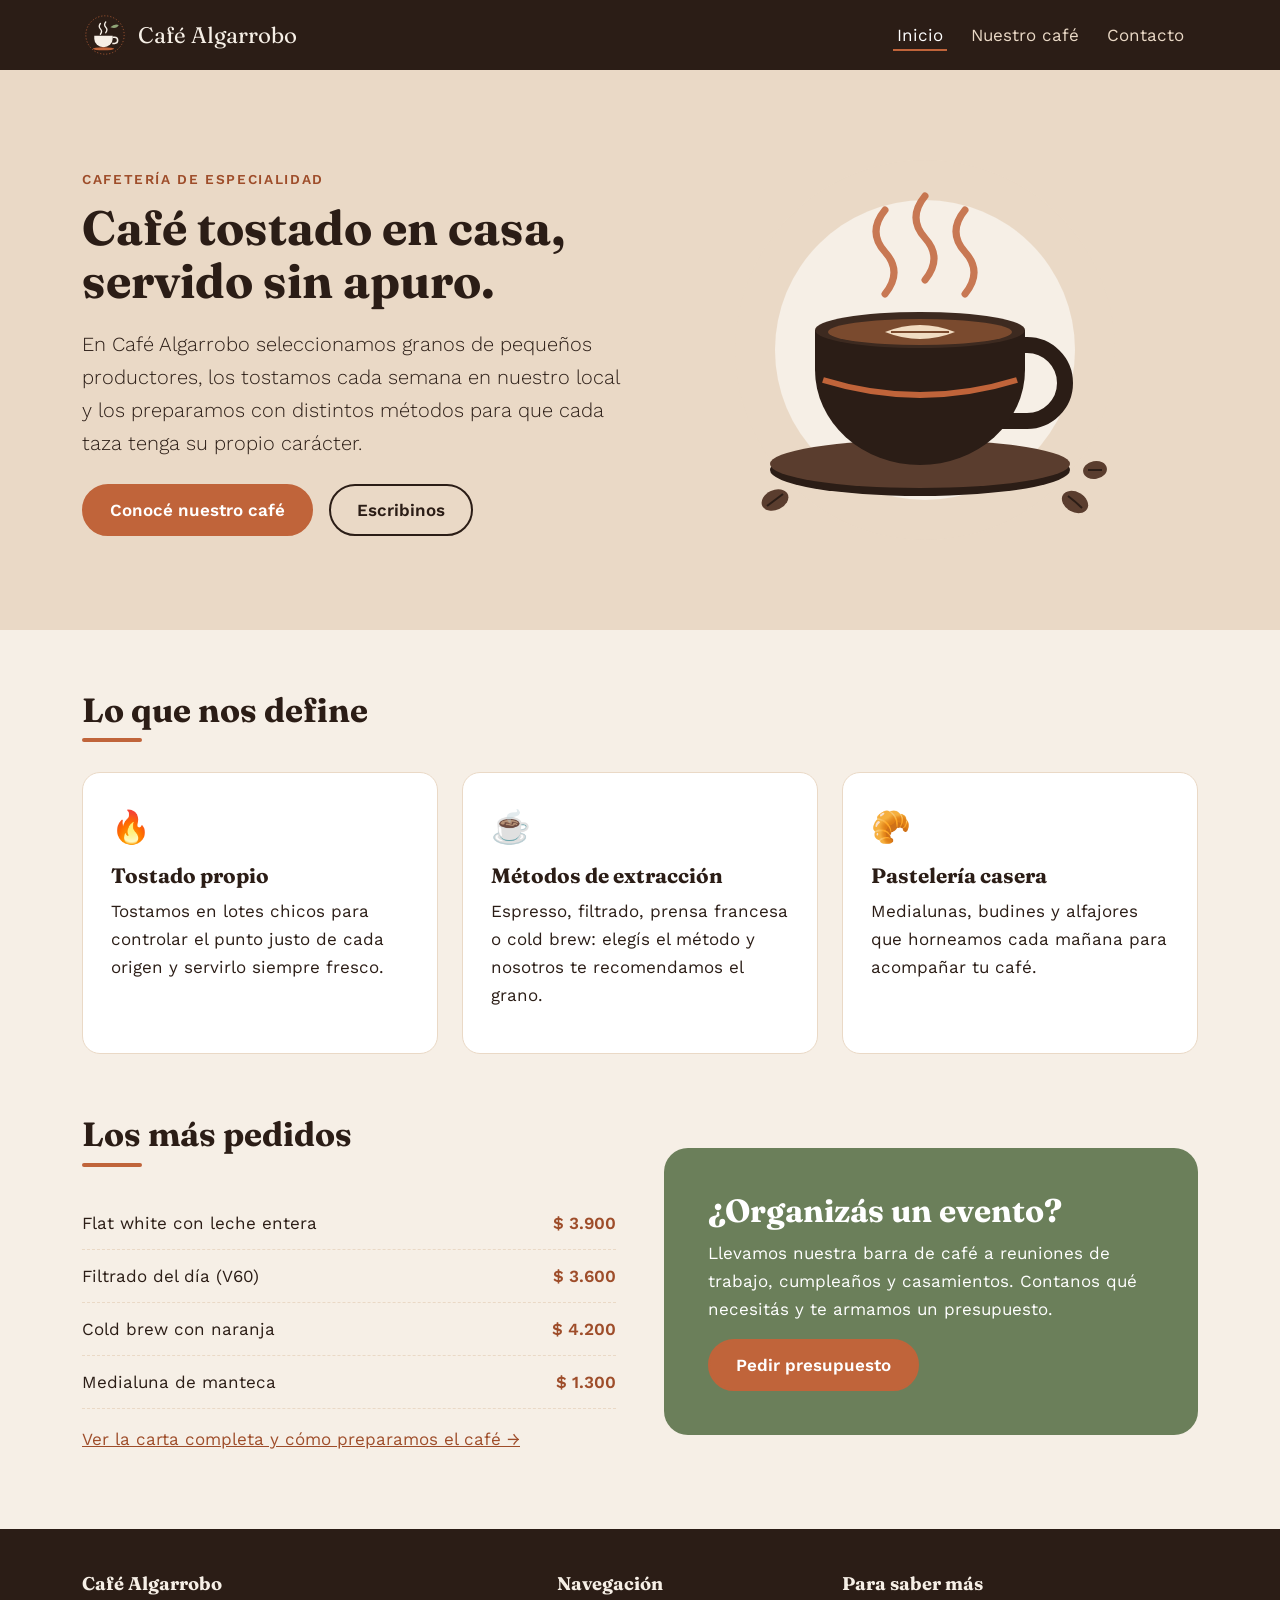
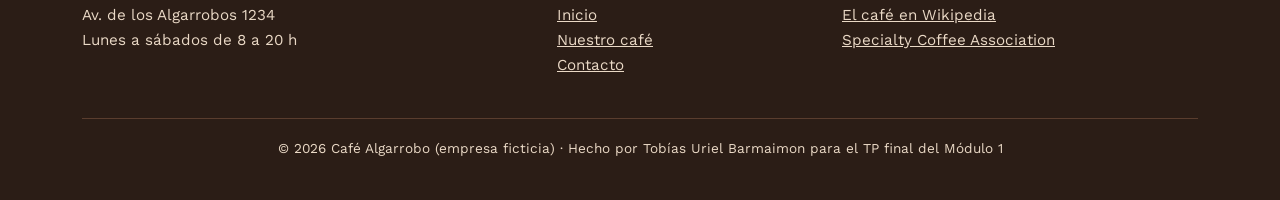
<file: index.html>
<!DOCTYPE html>
<html lang="es">
<head>
  <meta charset="UTF-8">
  <!-- sin esta línea en el celular se ve todo chiquito -->
  <meta name="viewport" content="width=device-width, initial-scale=1.0">
  <meta name="description" content="Café Algarrobo: cafetería de especialidad con tostado propio.">
  <title>Café Algarrobo | Inicio</title>
  <link rel="icon" href="img/logo.svg" type="image/svg+xml">

  <!-- fuentes de Google Fonts -->
  <link rel="preconnect" href="https://fonts.googleapis.com">
  <link rel="preconnect" href="https://fonts.gstatic.com" crossorigin>
  <link rel="stylesheet" href="https://fonts.googleapis.com/css2?family=Fraunces:wght@600;700&family=Work+Sans:wght@400;600&display=swap">

  <!-- Bootstrap -->
  <link rel="stylesheet" href="https://cdn.jsdelivr.net/npm/bootstrap@5.3.3/dist/css/bootstrap.min.css">

  <!-- mis estilos van después de Bootstrap así pisan lo que haga falta -->
  <link rel="stylesheet" href="css/estilos.css">
</head>
<body>

  <!-- menú (es el mismo en las 3 páginas) -->
  <header class="barra-navegacion">
    <nav class="container d-flex flex-wrap justify-content-between align-items-center contenedor-nav" aria-label="Navegación principal">
      <a class="marca" href="index.html">
        <img src="img/logo.svg" alt="Logo de Café Algarrobo" width="46" height="46">
        Café Algarrobo
      </a>
      <ul class="list-unstyled d-flex flex-wrap justify-content-center m-0">
        <li><a class="enlace-menu activo" href="index.html" aria-current="page">Inicio</a></li>
        <li><a class="enlace-menu" href="nuestro-cafe.html">Nuestro café</a></li>
        <li><a class="enlace-menu" href="contacto.html">Contacto</a></li>
      </ul>
    </nav>
  </header>

  <main>

    <!-- portada -->
    <section class="hero-cafe">
      <div class="container">
        <div class="row align-items-center g-4">
          <div class="col-md-6">
            <span class="etiqueta">Cafetería de especialidad</span>
            <h1>Café tostado en casa, servido sin apuro.</h1>
            <p class="lead">
              En Café Algarrobo seleccionamos granos de pequeños productores, los tostamos
              cada semana en nuestro local y los preparamos con distintos métodos para que
              cada taza tenga su propio carácter.
            </p>
            <div class="d-flex flex-wrap gap-3 mt-4 justify-content-center justify-content-md-start">
              <a class="boton-cafe" href="nuestro-cafe.html">Conocé nuestro café</a>
              <a class="boton-cafe contorno" href="contacto.html">Escribinos</a>
            </div>
          </div>
          <div class="col-md-6 text-center">
            <img class="imagen-flotante" src="img/taza.svg" alt="Taza de café humeante con arte latte" width="480" height="420">
          </div>
        </div>
      </div>
    </section>

    <!-- las 3 tarjetas -->
    <section class="seccion">
      <div class="container">
        <h2 class="titulo-seccion">Lo que nos define</h2>
        <div class="row g-4">
          <article class="col-md-4">
            <div class="tarjeta-cafe h-100">
              <span class="icono" aria-hidden="true">🔥</span>
              <h3>Tostado propio</h3>
              <p>Tostamos en lotes chicos para controlar el punto justo de cada origen y servirlo siempre fresco.</p>
            </div>
          </article>
          <article class="col-md-4">
            <div class="tarjeta-cafe h-100">
              <span class="icono" aria-hidden="true">☕</span>
              <h3>Métodos de extracción</h3>
              <p>Espresso, filtrado, prensa francesa o cold brew: elegís el método y nosotros te recomendamos el grano.</p>
            </div>
          </article>
          <article class="col-md-4">
            <div class="tarjeta-cafe h-100">
              <span class="icono" aria-hidden="true">🥐</span>
              <h3>Pastelería casera</h3>
              <p>Medialunas, budines y alfajores que horneamos cada mañana para acompañar tu café.</p>
            </div>
          </article>
        </div>
      </div>
    </section>

    <!-- lo más pedido + recuadro de eventos -->
    <section class="seccion pt-0">
      <div class="container">
        <div class="row g-4 g-lg-5 align-items-center">
          <div class="col-lg-6">
            <h2 class="titulo-seccion">Los más pedidos</h2>
            <ul class="lista-carta">
              <li><span>Flat white con leche entera</span> <span class="precio">$ 3.900</span></li>
              <li><span>Filtrado del día (V60)</span> <span class="precio">$ 3.600</span></li>
              <li><span>Cold brew con naranja</span> <span class="precio">$ 4.200</span></li>
              <li><span>Medialuna de manteca</span> <span class="precio">$ 1.300</span></li>
            </ul>
            <p class="mt-3"><a href="nuestro-cafe.html">Ver la carta completa y cómo preparamos el café →</a></p>
          </div>
          <div class="col-lg-6">
            <div class="banda-invitacion">
              <h2>¿Organizás un evento?</h2>
              <p>Llevamos nuestra barra de café a reuniones de trabajo, cumpleaños y casamientos. Contanos qué necesitás y te armamos un presupuesto.</p>
              <a class="boton-cafe" href="contacto.html">Pedir presupuesto</a>
            </div>
          </div>
        </div>
      </div>
    </section>

  </main>

  <!-- pie -->
  <footer class="pie-pagina">
    <div class="container">
      <div class="row g-4">
        <div class="col-md-5">
          <h2>Café Algarrobo</h2>
          <p>Av. de los Algarrobos 1234<br>Lunes a sábados de 8 a 20 h</p>
        </div>
        <div class="col-6 col-md-3">
          <h2>Navegación</h2>
          <ul>
            <li><a href="index.html">Inicio</a></li>
            <li><a href="nuestro-cafe.html">Nuestro café</a></li>
            <li><a href="contacto.html">Contacto</a></li>
          </ul>
        </div>
        <div class="col-6 col-md-4">
          <h2>Para saber más</h2>
          <ul>
            <li><a href="https://es.wikipedia.org/wiki/Caf%C3%A9" target="_blank" rel="noopener">El café en Wikipedia</a></li>
            <li><a href="https://sca.coffee" target="_blank" rel="noopener">Specialty Coffee Association</a></li>
          </ul>
        </div>
      </div>
      <p class="creditos">
        © 2026 Café Algarrobo (empresa ficticia) · Hecho por Tobías Uriel Barmaimon para el TP final del Módulo 1
      </p>
    </div>
  </footer>

</body>
</html>
</file>
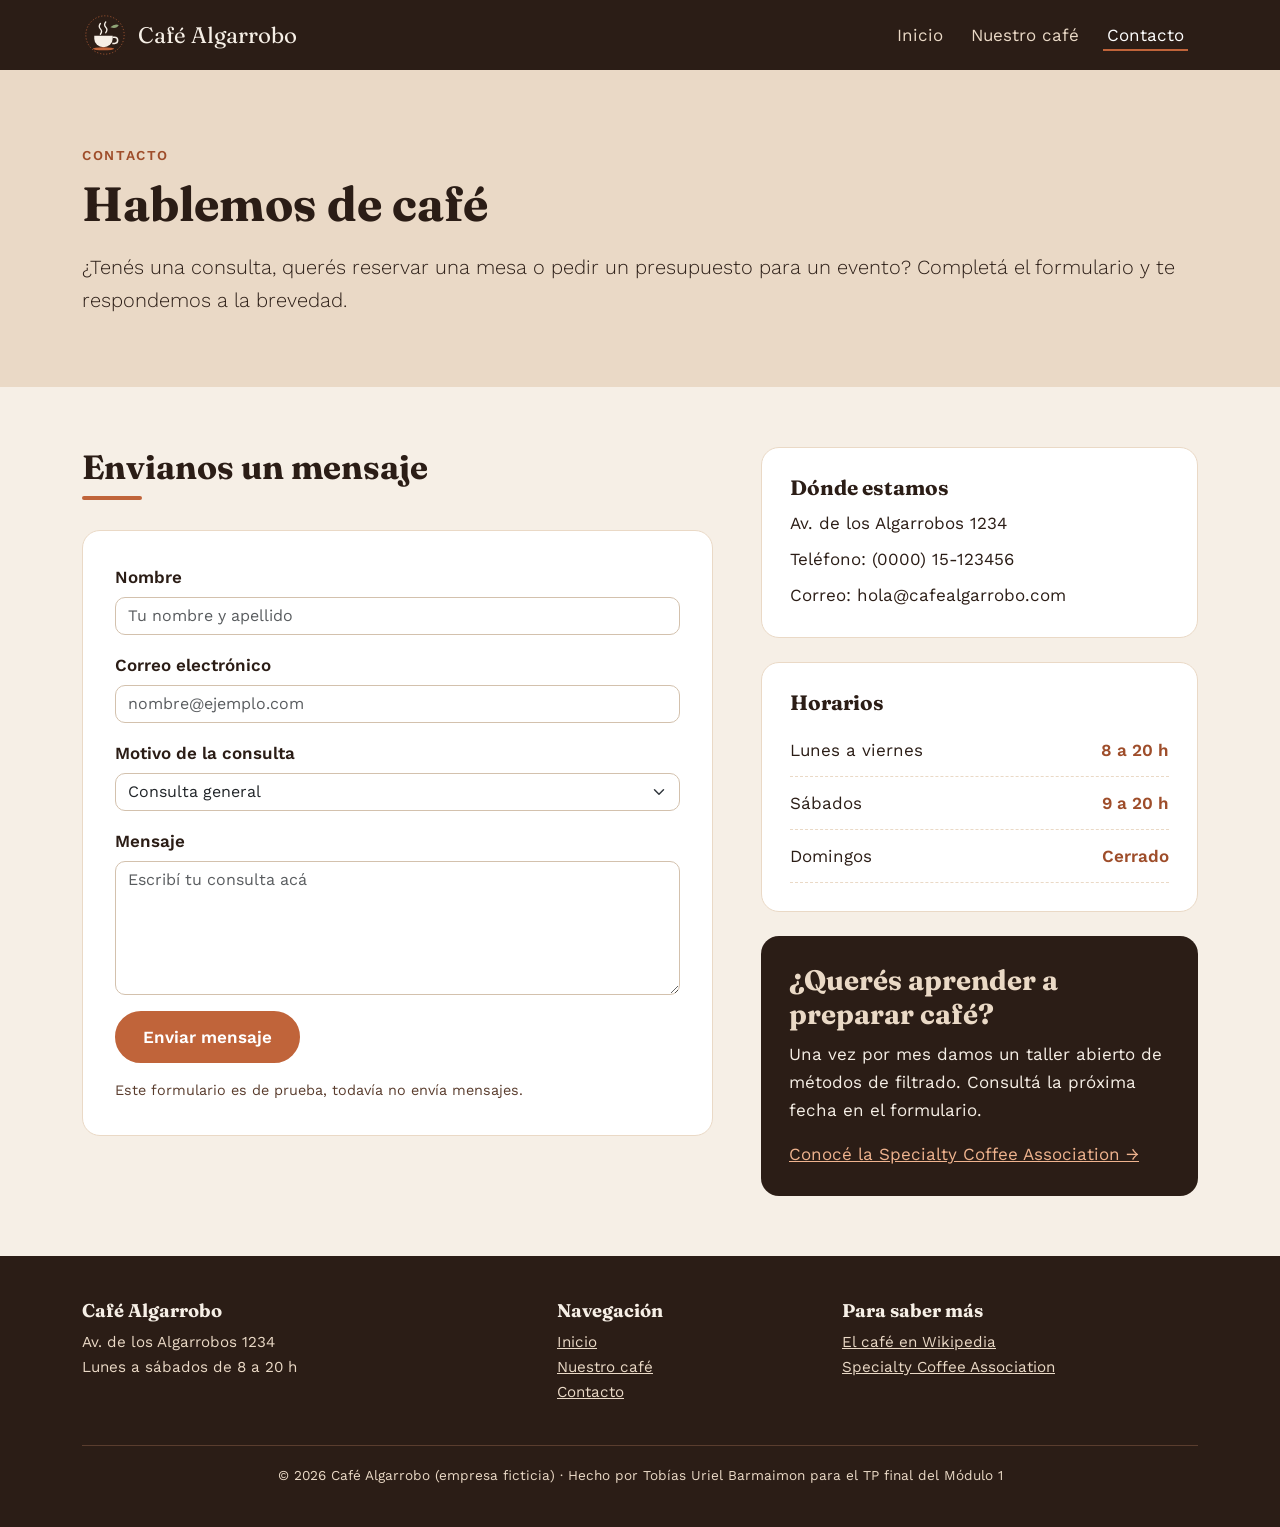
<file: contacto.html>
<!DOCTYPE html>
<html lang="es">
<head>
  <meta charset="UTF-8">
  <meta name="viewport" content="width=device-width, initial-scale=1.0">
  <meta name="description" content="Escribile a Café Algarrobo: consultas, eventos y presupuestos.">
  <title>Café Algarrobo | Contacto</title>
  <link rel="icon" href="img/logo.svg" type="image/svg+xml">

  <!-- fuentes de Google Fonts -->
  <link rel="preconnect" href="https://fonts.googleapis.com">
  <link rel="preconnect" href="https://fonts.gstatic.com" crossorigin>
  <link rel="stylesheet" href="https://fonts.googleapis.com/css2?family=Fraunces:wght@600;700&family=Work+Sans:wght@400;600&display=swap">

  <!-- Bootstrap -->
  <link rel="stylesheet" href="https://cdn.jsdelivr.net/npm/bootstrap@5.3.3/dist/css/bootstrap.min.css">

  <!-- mis estilos -->
  <link rel="stylesheet" href="css/estilos.css">
</head>
<body>

  <!-- menú (es el mismo en las 3 páginas) -->
  <header class="barra-navegacion">
    <nav class="container d-flex flex-wrap justify-content-between align-items-center contenedor-nav" aria-label="Navegación principal">
      <a class="marca" href="index.html">
        <img src="img/logo.svg" alt="Logo de Café Algarrobo" width="46" height="46">
        Café Algarrobo
      </a>
      <ul class="list-unstyled d-flex flex-wrap justify-content-center m-0">
        <li><a class="enlace-menu" href="index.html">Inicio</a></li>
        <li><a class="enlace-menu" href="nuestro-cafe.html">Nuestro café</a></li>
        <li><a class="enlace-menu activo" href="contacto.html" aria-current="page">Contacto</a></li>
      </ul>
    </nav>
  </header>

  <main>

    <!-- título de la página -->
    <section class="hero-cafe">
      <div class="container">
        <span class="etiqueta">Contacto</span>
        <h1>Hablemos de café</h1>
        <p class="lead mb-0">
          ¿Tenés una consulta, querés reservar una mesa o pedir un presupuesto para un evento?
          Completá el formulario y te respondemos a la brevedad.
        </p>
      </div>
    </section>

    <section class="seccion">
      <div class="container">
        <div class="row g-4 g-lg-5">

          <!-- formulario -->
          <div class="col-lg-7">
            <h2 class="titulo-seccion">Envianos un mensaje</h2>
            <!-- por ahora no envía nada, es solo el diseño (lo pide así la consigna) -->
            <form class="formulario-cafe" action="#" method="post">
              <div class="mb-3">
                <label class="form-label" for="nombre">Nombre</label>
                <input class="form-control" type="text" id="nombre" name="nombre" placeholder="Tu nombre y apellido" required>
              </div>
              <div class="mb-3">
                <label class="form-label" for="email">Correo electrónico</label>
                <input class="form-control" type="email" id="email" name="email" placeholder="nombre@ejemplo.com" required>
              </div>
              <div class="mb-3">
                <label class="form-label" for="motivo">Motivo de la consulta</label>
                <select class="form-select" id="motivo" name="motivo">
                  <option>Consulta general</option>
                  <option>Reserva de mesa</option>
                  <option>Presupuesto para evento</option>
                  <option>Compra de café en grano</option>
                </select>
              </div>
              <div class="mb-3">
                <label class="form-label" for="mensaje">Mensaje</label>
                <textarea class="form-control" id="mensaje" name="mensaje" rows="5" placeholder="Escribí tu consulta acá" required></textarea>
              </div>
              <button class="boton-cafe" type="submit">Enviar mensaje</button>
              <p class="nota-formulario mt-3 mb-0">Este formulario es de prueba, todavía no envía mensajes.</p>
            </form>
          </div>

          <!-- dirección, horarios, etc -->
          <aside class="col-lg-5">
            <div class="tarjeta-cafe mb-4">
              <h3>Dónde estamos</h3>
              <p class="mb-2">Av. de los Algarrobos 1234</p>
              <p class="mb-2">Teléfono: (0000) 15-123456</p>
              <p class="mb-0">Correo: hola@cafealgarrobo.com</p>
            </div>

            <div class="tarjeta-cafe mb-4">
              <h3>Horarios</h3>
              <ul class="lista-carta">
                <li><span>Lunes a viernes</span> <span class="precio">8 a 20 h</span></li>
                <li><span>Sábados</span> <span class="precio">9 a 20 h</span></li>
                <li><span>Domingos</span> <span class="precio">Cerrado</span></li>
              </ul>
            </div>

            <div class="dato-curioso">
              <h3>¿Querés aprender a preparar café?</h3>
              <p>Una vez por mes damos un taller abierto de métodos de filtrado. Consultá la próxima fecha en el formulario.</p>
              <a href="https://sca.coffee" target="_blank" rel="noopener">Conocé la Specialty Coffee Association →</a>
            </div>
          </aside>

        </div>
      </div>
    </section>

  </main>

  <!-- pie -->
  <footer class="pie-pagina">
    <div class="container">
      <div class="row g-4">
        <div class="col-md-5">
          <h2>Café Algarrobo</h2>
          <p>Av. de los Algarrobos 1234<br>Lunes a sábados de 8 a 20 h</p>
        </div>
        <div class="col-6 col-md-3">
          <h2>Navegación</h2>
          <ul>
            <li><a href="index.html">Inicio</a></li>
            <li><a href="nuestro-cafe.html">Nuestro café</a></li>
            <li><a href="contacto.html">Contacto</a></li>
          </ul>
        </div>
        <div class="col-6 col-md-4">
          <h2>Para saber más</h2>
          <ul>
            <li><a href="https://es.wikipedia.org/wiki/Caf%C3%A9" target="_blank" rel="noopener">El café en Wikipedia</a></li>
            <li><a href="https://sca.coffee" target="_blank" rel="noopener">Specialty Coffee Association</a></li>
          </ul>
        </div>
      </div>
      <p class="creditos">
        © 2026 Café Algarrobo (empresa ficticia) · Hecho por Tobías Uriel Barmaimon para el TP final del Módulo 1
      </p>
    </div>
  </footer>

</body>
</html>
</file>
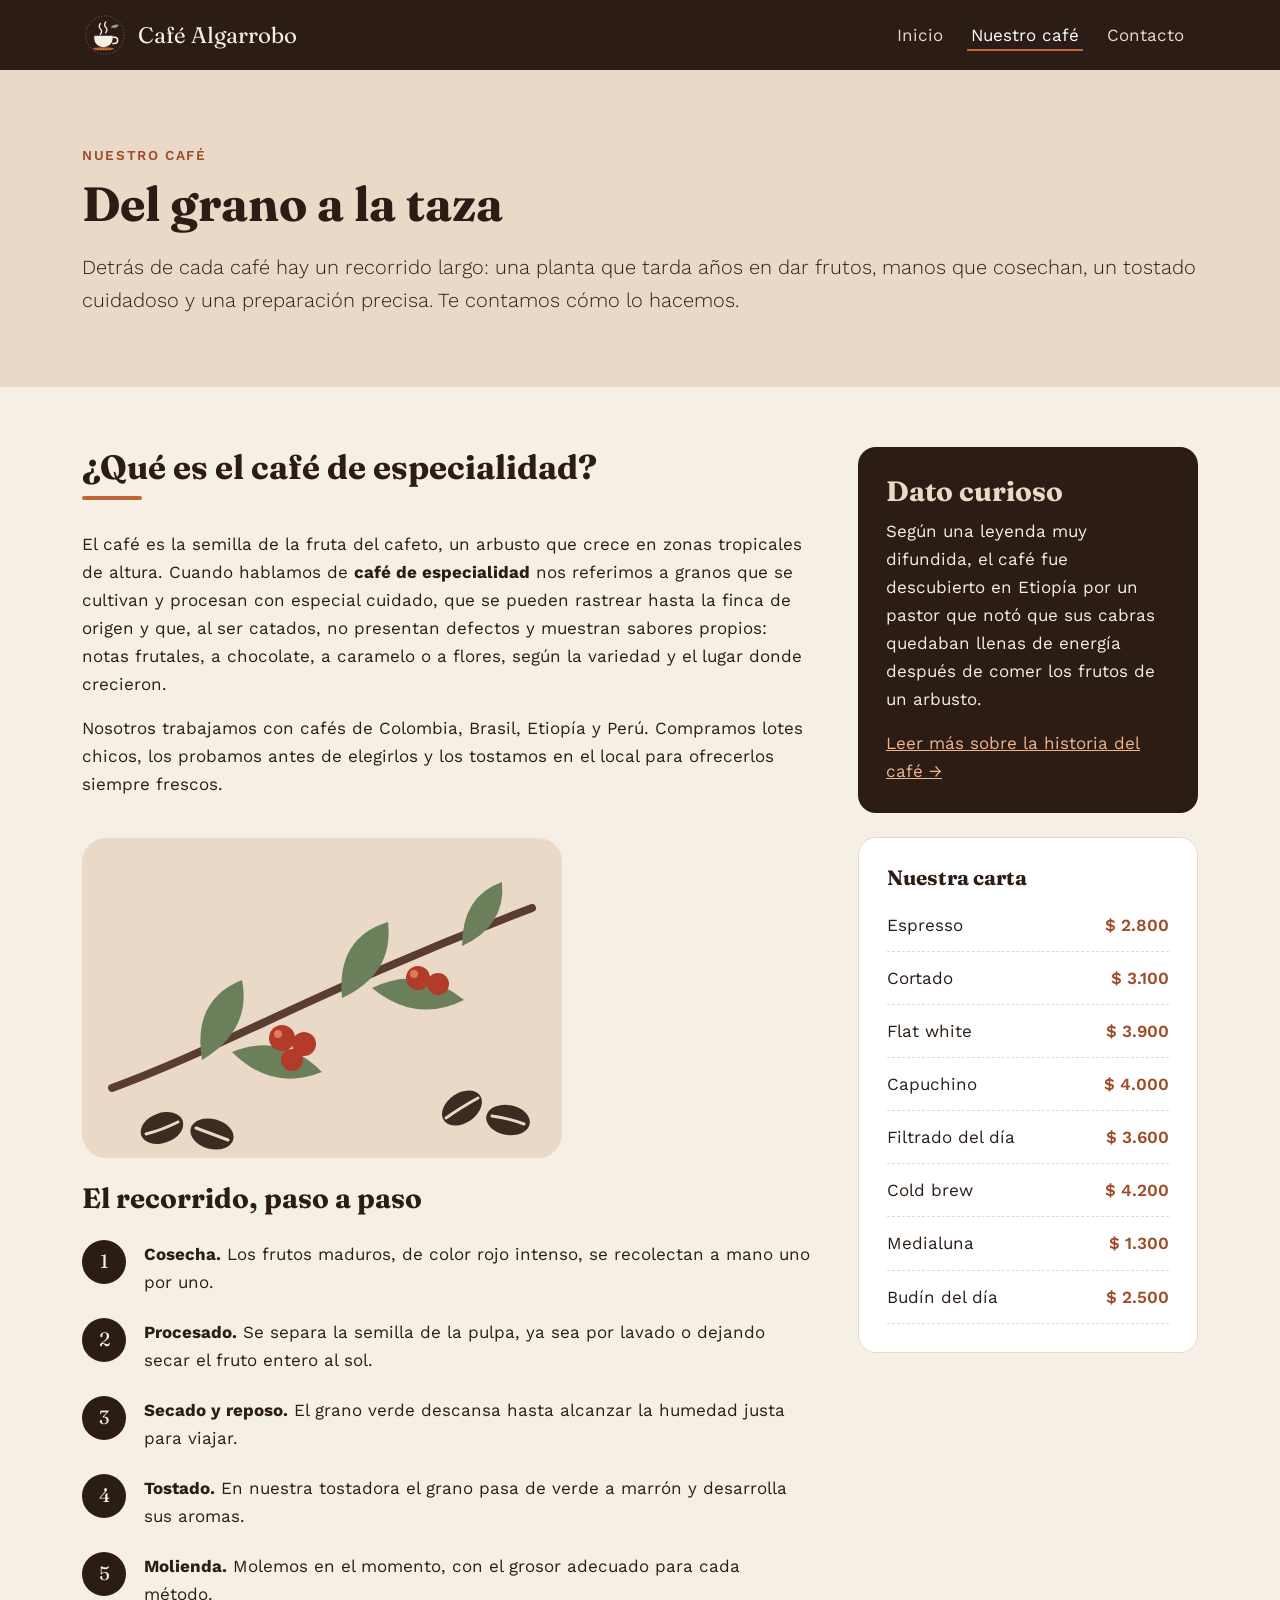
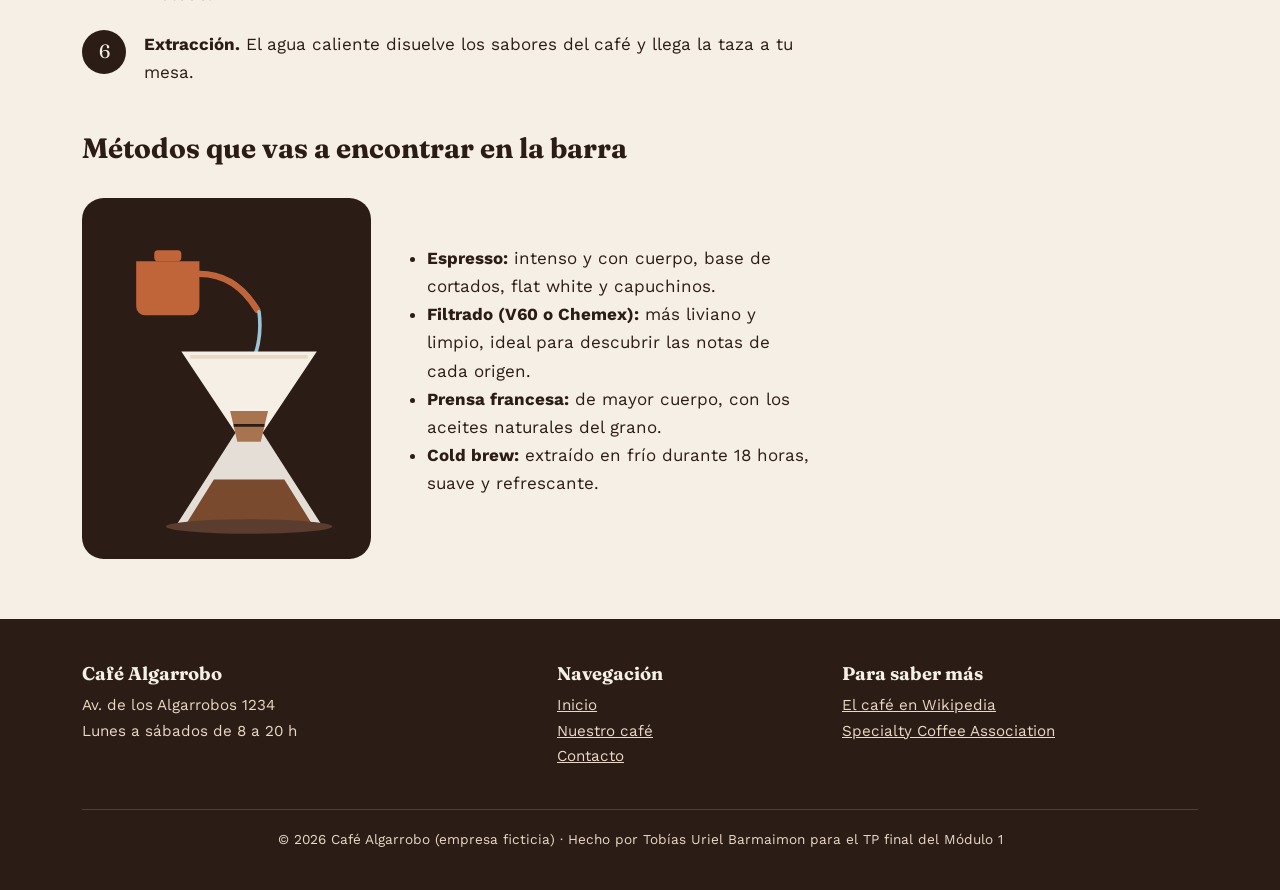
<file: nuestro-cafe.html>
<!DOCTYPE html>
<html lang="es">
<head>
  <meta charset="UTF-8">
  <meta name="viewport" content="width=device-width, initial-scale=1.0">
  <meta name="description" content="Del grano a la taza: cómo seleccionamos, tostamos y preparamos el café en Café Algarrobo.">
  <title>Café Algarrobo | Nuestro café</title>
  <link rel="icon" href="img/logo.svg" type="image/svg+xml">

  <!-- fuentes de Google Fonts -->
  <link rel="preconnect" href="https://fonts.googleapis.com">
  <link rel="preconnect" href="https://fonts.gstatic.com" crossorigin>
  <link rel="stylesheet" href="https://fonts.googleapis.com/css2?family=Fraunces:wght@600;700&family=Work+Sans:wght@400;600&display=swap">

  <!-- Bootstrap -->
  <link rel="stylesheet" href="https://cdn.jsdelivr.net/npm/bootstrap@5.3.3/dist/css/bootstrap.min.css">

  <!-- mis estilos -->
  <link rel="stylesheet" href="css/estilos.css">
</head>
<body>

  <!-- menú (es el mismo en las 3 páginas) -->
  <header class="barra-navegacion">
    <nav class="container d-flex flex-wrap justify-content-between align-items-center contenedor-nav" aria-label="Navegación principal">
      <a class="marca" href="index.html">
        <img src="img/logo.svg" alt="Logo de Café Algarrobo" width="46" height="46">
        Café Algarrobo
      </a>
      <ul class="list-unstyled d-flex flex-wrap justify-content-center m-0">
        <li><a class="enlace-menu" href="index.html">Inicio</a></li>
        <li><a class="enlace-menu activo" href="nuestro-cafe.html" aria-current="page">Nuestro café</a></li>
        <li><a class="enlace-menu" href="contacto.html">Contacto</a></li>
      </ul>
    </nav>
  </header>

  <main>

    <!-- título de la página -->
    <section class="hero-cafe">
      <div class="container">
        <span class="etiqueta">Nuestro café</span>
        <h1>Del grano a la taza</h1>
        <p class="lead mb-0">
          Detrás de cada café hay un recorrido largo: una planta que tarda años en dar frutos,
          manos que cosechan, un tostado cuidadoso y una preparación precisa. Te contamos cómo lo hacemos.
        </p>
      </div>
    </section>

    <!-- artículo -->
    <section class="seccion">
      <div class="container">
        <div class="row g-4 g-lg-5">

          <article class="col-lg-8">
            <h2 class="titulo-seccion">¿Qué es el café de especialidad?</h2>
            <p>
              El café es la semilla de la fruta del cafeto, un arbusto que crece en zonas tropicales
              de altura. Cuando hablamos de <strong>café de especialidad</strong> nos referimos a granos
              que se cultivan y procesan con especial cuidado, que se pueden rastrear hasta la finca de
              origen y que, al ser catados, no presentan defectos y muestran sabores propios: notas
              frutales, a chocolate, a caramelo o a flores, según la variedad y el lugar donde crecieron.
            </p>
            <p>
              Nosotros trabajamos con cafés de Colombia, Brasil, Etiopía y Perú. Compramos lotes chicos,
              los probamos antes de elegirlos y los tostamos en el local para ofrecerlos siempre frescos.
            </p>

            <img class="rounded-4 my-4" src="img/granos.svg" alt="Rama de cafeto con frutos rojos y granos de café tostados" width="480" height="320">

            <h3>El recorrido, paso a paso</h3>
            <!-- uso ol porque acá el orden de los pasos importa -->
            <ol class="lista-pasos mt-4">
              <li><strong>Cosecha.</strong> Los frutos maduros, de color rojo intenso, se recolectan a mano uno por uno.</li>
              <li><strong>Procesado.</strong> Se separa la semilla de la pulpa, ya sea por lavado o dejando secar el fruto entero al sol.</li>
              <li><strong>Secado y reposo.</strong> El grano verde descansa hasta alcanzar la humedad justa para viajar.</li>
              <li><strong>Tostado.</strong> En nuestra tostadora el grano pasa de verde a marrón y desarrolla sus aromas.</li>
              <li><strong>Molienda.</strong> Molemos en el momento, con el grosor adecuado para cada método.</li>
              <li><strong>Extracción.</strong> El agua caliente disuelve los sabores del café y llega la taza a tu mesa.</li>
            </ol>

            <h3 class="mt-4">Métodos que vas a encontrar en la barra</h3>
            <div class="row g-4 align-items-center mt-1">
              <div class="col-sm-5 text-center">
                <img class="rounded-4" src="img/chemex.svg" alt="Cafetera de filtro tipo Chemex con una pava sirviendo agua" width="320" height="400">
              </div>
              <div class="col-sm-7">
                <ul>
                  <li><strong>Espresso:</strong> intenso y con cuerpo, base de cortados, flat white y capuchinos.</li>
                  <li><strong>Filtrado (V60 o Chemex):</strong> más liviano y limpio, ideal para descubrir las notas de cada origen.</li>
                  <li><strong>Prensa francesa:</strong> de mayor cuerpo, con los aceites naturales del grano.</li>
                  <li><strong>Cold brew:</strong> extraído en frío durante 18 horas, suave y refrescante.</li>
                </ul>
              </div>
            </div>
          </article>

          <!-- columna del costado -->
          <aside class="col-lg-4">
            <div class="dato-curioso mb-4">
              <h3>Dato curioso</h3>
              <p>
                Según una leyenda muy difundida, el café fue descubierto en Etiopía por un pastor
                que notó que sus cabras quedaban llenas de energía después de comer los frutos de un arbusto.
              </p>
              <a href="https://es.wikipedia.org/wiki/Caf%C3%A9" target="_blank" rel="noopener">Leer más sobre la historia del café →</a>
            </div>

            <div class="tarjeta-cafe">
              <h3>Nuestra carta</h3>
              <ul class="lista-carta">
                <li><span>Espresso</span> <span class="precio">$ 2.800</span></li>
                <li><span>Cortado</span> <span class="precio">$ 3.100</span></li>
                <li><span>Flat white</span> <span class="precio">$ 3.900</span></li>
                <li><span>Capuchino</span> <span class="precio">$ 4.000</span></li>
                <li><span>Filtrado del día</span> <span class="precio">$ 3.600</span></li>
                <li><span>Cold brew</span> <span class="precio">$ 4.200</span></li>
                <li><span>Medialuna</span> <span class="precio">$ 1.300</span></li>
                <li><span>Budín del día</span> <span class="precio">$ 2.500</span></li>
              </ul>
            </div>
          </aside>

        </div>
      </div>
    </section>

  </main>

  <!-- pie -->
  <footer class="pie-pagina">
    <div class="container">
      <div class="row g-4">
        <div class="col-md-5">
          <h2>Café Algarrobo</h2>
          <p>Av. de los Algarrobos 1234<br>Lunes a sábados de 8 a 20 h</p>
        </div>
        <div class="col-6 col-md-3">
          <h2>Navegación</h2>
          <ul>
            <li><a href="index.html">Inicio</a></li>
            <li><a href="nuestro-cafe.html">Nuestro café</a></li>
            <li><a href="contacto.html">Contacto</a></li>
          </ul>
        </div>
        <div class="col-6 col-md-4">
          <h2>Para saber más</h2>
          <ul>
            <li><a href="https://es.wikipedia.org/wiki/Caf%C3%A9" target="_blank" rel="noopener">El café en Wikipedia</a></li>
            <li><a href="https://sca.coffee" target="_blank" rel="noopener">Specialty Coffee Association</a></li>
          </ul>
        </div>
      </div>
      <p class="creditos">
        © 2026 Café Algarrobo (empresa ficticia) · Hecho por Tobías Uriel Barmaimon para el TP final del Módulo 1
      </p>
    </div>
  </footer>

</body>
</html>
</file>
<file: css/estilos.css>
/* Estilos de Café Algarrobo - TP final módulo 1 */

/* colores y fuentes que uso en todo el sitio, así si quiero cambiar uno lo cambio acá y listo */
:root {
  --cafe-oscuro: #2b1d16;
  --cafe-medio: #5a3d2e;
  --crema: #f6efe6;
  --arena: #ead9c6;
  --terracota: #c0643a;
  --terracota-oscuro: #9e4d2a;
  --salvia: #6b7f5a;
  --fuente-titulos: "Fraunces", Georgia, serif;
  --fuente-texto: "Work Sans", Arial, sans-serif;
}

/* general */
body {
  font-family: var(--fuente-texto);
  font-size: 17px;
  line-height: 1.65;
  color: var(--cafe-oscuro);
  background-color: var(--crema);
}

h1, h2, h3 {
  font-family: var(--fuente-titulos);
  font-weight: 700;
  color: var(--cafe-oscuro);
}

a {
  color: var(--terracota-oscuro);
}

img {
  max-width: 100%;
  height: auto;
}

/* menú */
.barra-navegacion {
  background-color: var(--cafe-oscuro);
  padding: 12px 0;
}

.barra-navegacion .marca {
  display: flex;
  align-items: center;
  gap: 10px;
  font-family: var(--fuente-titulos);
  font-size: 1.4rem;
  color: var(--crema);
  text-decoration: none;
}

.barra-navegacion .marca img {
  width: 46px;
  height: 46px;
}

.enlace-menu {
  position: relative;
  color: var(--arena);
  text-decoration: none;
  padding: 6px 4px;
  margin: 0 10px;
  transition: color 0.3s ease;
}

/* rayita naranja que aparece abajo del link cuando pasás el mouse */
.enlace-menu::after {
  content: "";
  position: absolute;
  left: 0;
  bottom: 0;
  width: 0;
  height: 2px;
  background-color: var(--terracota);
  transition: width 0.3s ease;
}

.enlace-menu:hover,
.enlace-menu.activo {
  color: #ffffff;
}

.enlace-menu:hover::after,
.enlace-menu.activo::after {
  width: 100%;
}

/* portada */
.hero-cafe {
  background-color: var(--arena);
  padding: 70px 0;
}

.hero-cafe h1 {
  font-size: 3rem;
  line-height: 1.1;
  margin-bottom: 20px;
}

.hero-cafe .etiqueta {
  display: inline-block;
  font-size: 0.85rem;
  text-transform: uppercase;
  letter-spacing: 0.12em;
  color: var(--terracota-oscuro);
  font-weight: 600;
  margin-bottom: 12px;
}

/* animación para que la taza suba y baje despacito */
.imagen-flotante {
  animation: flotar 4s ease-in-out infinite;
}

@keyframes flotar {
  0%, 100% { transform: translateY(0); }
  50%      { transform: translateY(-12px); }
}

/* botones */
.boton-cafe {
  display: inline-block;
  background-color: var(--terracota);
  color: #ffffff;
  border: 2px solid var(--terracota);
  border-radius: 40px;
  padding: 10px 26px;
  font-weight: 600;
  text-decoration: none;
  transition: background-color 0.3s ease, transform 0.2s ease;
}

.boton-cafe:hover {
  background-color: var(--terracota-oscuro);
  border-color: var(--terracota-oscuro);
  color: #ffffff;
  transform: scale(1.05);
}

.boton-cafe.contorno {
  background-color: transparent;
  color: var(--cafe-oscuro);
  border-color: var(--cafe-oscuro);
}

.boton-cafe.contorno:hover {
  background-color: var(--cafe-oscuro);
  color: var(--crema);
}

/* secciones y títulos con la rayita abajo */
.seccion {
  padding: 60px 0;
}

.titulo-seccion {
  font-size: 2.1rem;
  margin-bottom: 30px;
  position: relative;
  padding-bottom: 12px;
}

.titulo-seccion::after {
  content: "";
  position: absolute;
  left: 0;
  bottom: 0;
  width: 60px;
  height: 4px;
  border-radius: 2px;
  background-color: var(--terracota);
}

/* tarjetas: se levantan un poco al pasar el mouse */
.tarjeta-cafe {
  background-color: #ffffff;
  border: 1px solid var(--arena);
  border-radius: 18px;
  padding: 28px;
  transition: transform 0.3s ease, box-shadow 0.3s ease;
}

.tarjeta-cafe:hover {
  transform: translateY(-8px);
  box-shadow: 0 14px 30px rgba(43, 29, 22, 0.15);
}

.tarjeta-cafe .icono {
  font-size: 2rem;
  display: block;
  margin-bottom: 10px;
}

.tarjeta-cafe h3 {
  font-size: 1.3rem;
}

/* lista de productos con precio a la derecha */
.lista-carta {
  list-style: none;
  padding: 0;
  margin: 0;
}

.lista-carta li {
  display: flex;
  justify-content: space-between;
  gap: 12px;
  padding: 12px 0;
  border-bottom: 1px dashed var(--arena);
}

.lista-carta .precio {
  font-weight: 600;
  color: var(--terracota-oscuro);
  white-space: nowrap;
}

/* lista de pasos: cambio los números por circulitos */
.lista-pasos {
  counter-reset: paso;
  list-style: none;
  padding: 0;
}

.lista-pasos li {
  counter-increment: paso;
  position: relative;
  padding: 0 0 22px 62px;
}

.lista-pasos li::before {
  content: counter(paso);
  position: absolute;
  left: 0;
  top: 0;
  width: 44px;
  height: 44px;
  border-radius: 50%;
  background-color: var(--cafe-oscuro);
  color: var(--crema);
  font-family: var(--fuente-titulos);
  font-size: 1.2rem;
  display: flex;
  align-items: center;
  justify-content: center;
}

/* recuadro oscuro (dato curioso) */
.dato-curioso {
  background-color: var(--cafe-oscuro);
  color: var(--crema);
  border-radius: 18px;
  padding: 28px;
}

.dato-curioso h3 {
  color: var(--arena);
}

.dato-curioso a {
  color: #f0b48f;
}

/* formulario */
.formulario-cafe {
  background-color: #ffffff;
  border-radius: 18px;
  padding: 32px;
  border: 1px solid var(--arena);
}

.formulario-cafe label {
  font-weight: 600;
  margin-bottom: 6px;
}

.formulario-cafe input,
.formulario-cafe textarea,
.formulario-cafe select {
  border: 1px solid #d3c1ad;
  border-radius: 10px;
  transition: border-color 0.3s ease, box-shadow 0.3s ease;
}

.formulario-cafe input:focus,
.formulario-cafe textarea:focus,
.formulario-cafe select:focus {
  border-color: var(--terracota);
  box-shadow: 0 0 0 3px rgba(192, 100, 58, 0.2);
  outline: none;
}

.nota-formulario {
  font-size: 0.9rem;
  color: var(--cafe-medio);
}

/* recuadro verde de eventos */
.banda-invitacion {
  background-color: var(--salvia);
  color: #ffffff;
  border-radius: 24px;
  padding: 44px;
}

.banda-invitacion h2 {
  color: #ffffff;
}

/* pie de página */
.pie-pagina {
  background-color: var(--cafe-oscuro);
  color: var(--arena);
  padding: 44px 0 24px;
  font-size: 0.95rem;
}

.pie-pagina h2 {
  color: var(--crema);
  font-size: 1.15rem;
}

.pie-pagina a {
  color: var(--arena);
  transition: color 0.3s ease;
}

.pie-pagina a:hover {
  color: var(--terracota);
}

.pie-pagina ul {
  list-style: none;
  padding: 0;
}

.pie-pagina .creditos {
  border-top: 1px solid var(--cafe-medio);
  margin-top: 24px;
  padding-top: 18px;
  text-align: center;
  font-size: 0.85rem;
}

/* RESPONSIVE */
/* tablet y celular */
@media (max-width: 768px) {
  .hero-cafe {
    padding: 40px 0;
    text-align: center;
  }

  .hero-cafe h1 {
    font-size: 2.2rem;
  }

  .titulo-seccion {
    font-size: 1.7rem;
  }

  .seccion {
    padding: 40px 0;
  }

  .banda-invitacion {
    padding: 28px;
    text-align: center;
  }
}

/* celulares chicos: el logo arriba y el menú abajo */
@media (max-width: 576px) {
  .barra-navegacion .contenedor-nav {
    flex-direction: column;
    gap: 8px;
  }

  .enlace-menu {
    margin: 0 6px;
    font-size: 0.95rem;
  }

  .formulario-cafe {
    padding: 22px;
  }
}
</file>
